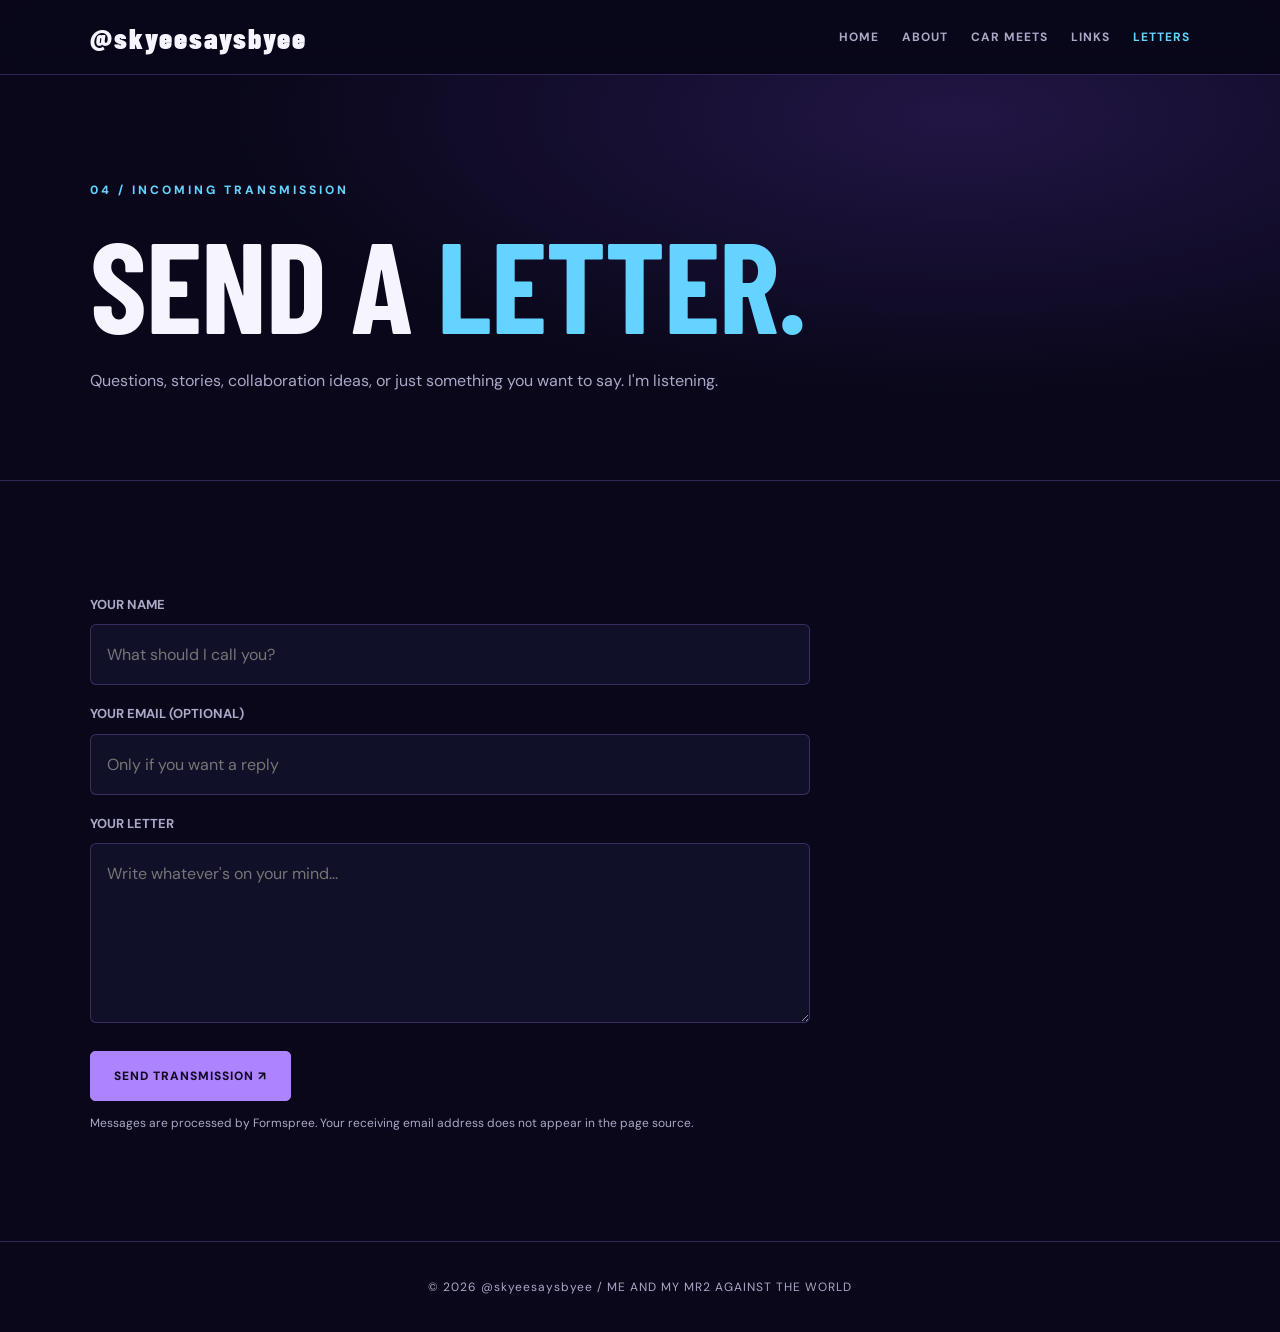
<file: letters.html>
<!DOCTYPE html>
<html lang="en">
<head>
  <meta charset="UTF-8">
  <meta name="viewport" content="width=device-width, initial-scale=1">
  <meta name="theme-color" content="#090719">
  <title>SKYEE | Send a Letter</title>
  <link rel="stylesheet" href="style.css">
</head>
<body>

<header>
  <div class="container nav">
    <a class="logo" href="index.html">
      @skyeesaysbyee</span>
    </a>

    <nav aria-label="Main navigation">
      <a href="index.html">HOME</a>
      <a href="about.html">ABOUT</a>
      <a href="meets.html">CAR MEETS</a>
      <a href="links.html">LINKS</a>
      <a href="letters.html" aria-current="page">LETTERS</a>
    </nav>
  </div>
</header>

<main>

  <section class="page-heading">
    <div class="container">

      <div class="eyebrow">
        04 / INCOMING TRANSMISSION
      </div>

      <h1>
        SEND A <span class="cyan">LETTER.</span>
      </h1>

      <p>
        Questions, stories, collaboration ideas,
        or just something you want to say.
        I'm listening.
      </p>

    </div>
  </section>

  <section class="section">
    <div class="container">

      <form
        class="contact-form"
        id="letterForm"
        action="https://formspree.io/f/mrpqqzob"
        method="POST">

        <label for="senderName">YOUR NAME</label>

        <input
          id="senderName"
          type="text"
          name="name"
          placeholder="What should I call you?"
          maxlength="100"
          required>

        <label for="senderEmail">
          YOUR EMAIL (OPTIONAL)
        </label>

        <input
          id="senderEmail"
          type="email"
          name="email"
          placeholder="Only if you want a reply">

        <label for="letter">YOUR LETTER</label>

        <textarea
          id="letter"
          name="message"
          maxlength="5000"
          placeholder="Write whatever's on your mind..."
          required></textarea>

        <button class="btn primary" type="submit">
          SEND TRANSMISSION ↗
        </button>

        <p class="notice" id="formNotice">
          Messages are processed by Formspree.
          Your receiving email address does not
          appear in the page source.
        </p>

      </form>

    </div>
  </section>

</main>

<footer>
  © <span data-year></span>
  @skyeesaysbyee / ME AND MY MR2 AGAINST THE WORLD
</footer>

<script src="script.js" defer></script>
</body>
</html>
</file>
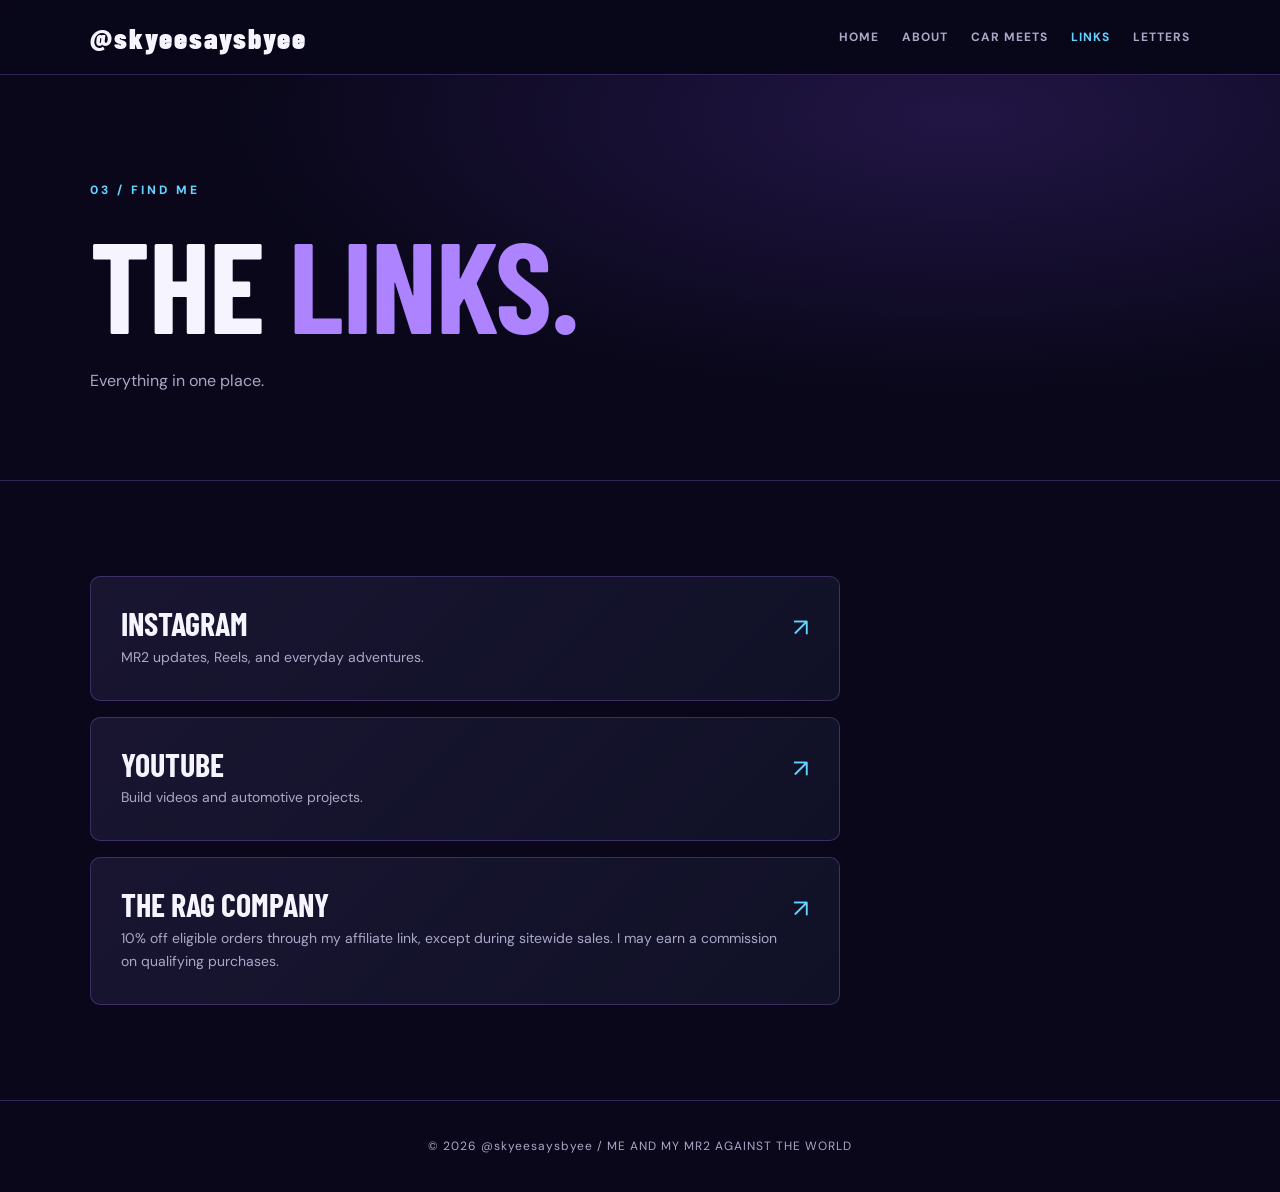
<file: links.html>
<!DOCTYPE html>
<html lang="en">
<head>
  <meta charset="UTF-8">
  <meta name="viewport" content="width=device-width, initial-scale=1">
  <meta name="theme-color" content="#090719">
  <title>SKYEE | Links</title>
  <link rel="stylesheet" href="style.css">
</head>
<body>

<header>
  <div class="container nav">
    <a class="logo" href="index.html">
      @skyeesaysbyee</span>
    </a>

    <nav aria-label="Main navigation">
      <a href="index.html">HOME</a>
      <a href="about.html">ABOUT</a>
      <a href="meets.html">CAR MEETS</a>
      <a href="links.html" aria-current="page">LINKS</a>
      <a href="letters.html">LETTERS</a>
    </nav>
  </div>
</header>

<main>

  <section class="page-heading">
    <div class="container">

      <div class="eyebrow">03 / FIND ME</div>

      <h1>
        THE <span class="accent">LINKS.</span>
      </h1>

      <p>Everything in one place.</p>

    </div>
  </section>

  <section class="section">
    <div class="container">

      <div class="link-grid">

        <!-- INSTAGRAM -->
        <a
          class="link-card"
          href="https://www.instagram.com/skyeesaysbyee/"
          target="_blank"
          rel="noopener noreferrer">

          <span class="arrow">↗</span>

          <h3>INSTAGRAM</h3>

          <p>
            MR2 updates, Reels, and everyday adventures.
          </p>
        </a>

        <!-- YOUTUBE -->
        <a
          class="link-card"
          href="https://www.youtube.com/@Skyeesaysbyee"
          target="_blank"
          rel="noopener noreferrer">

          <span class="arrow">↗</span>

          <h3>YOUTUBE</h3>

          <p>
            Build videos and automotive projects.
          </p>
        </a>

        <!-- THE RAG COMPANY -->
        <a
          class="link-card"
          href="https://theragcompany.com/?ref=LOGANBUCHOLZ&amp;utm_source=affiliate&amp;utm_medium=referral&amp;utm_campaign=goaffpro"
          target="_blank"
          rel="noopener noreferrer">

          <span class="arrow">↗</span>

          <h3>THE RAG COMPANY</h3>

          <p>
            10% off eligible orders through my affiliate link,
            except during sitewide sales.
            I may earn a commission on qualifying purchases.
          </p>
        </a>

      </div>

    </div>
  </section>

</main>

<footer>
  © <span data-year></span>
  @skyeesaysbyee / ME AND MY MR2 AGAINST THE WORLD
</footer>

<script src="script.js" defer></script>
</body>
</html>
</file>
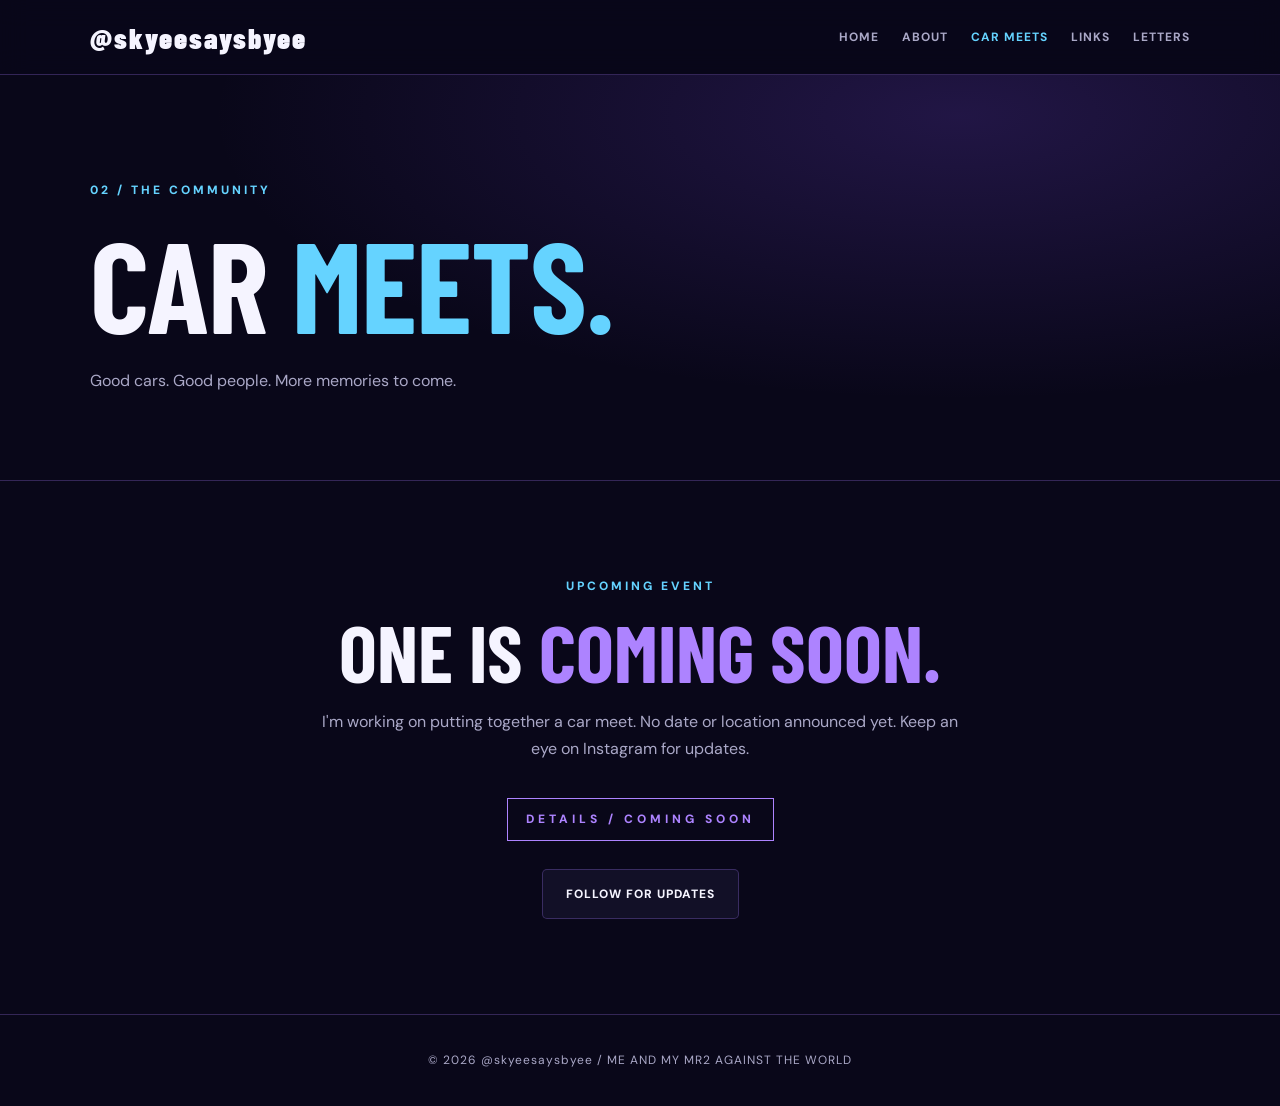
<file: meets.html>
<!DOCTYPE html>
<html lang="en">
<head>
  <meta charset="UTF-8">
  <meta name="viewport" content="width=device-width, initial-scale=1">
  <meta name="theme-color" content="#090719">
  <title>SKYEE | Car Meets</title>
  <link rel="stylesheet" href="style.css">
</head>
<body>

<header>
  <div class="container nav">
    <a class="logo" href="index.html">
      @skyeesaysbyee</span>
    </a>

    <nav aria-label="Main navigation">
      <a href="index.html">HOME</a>
      <a href="about.html">ABOUT</a>
      <a href="meets.html" aria-current="page">CAR MEETS</a>
      <a href="links.html">LINKS</a>
      <a href="letters.html">LETTERS</a>
    </nav>
  </div>
</header>

<main>

  <section class="page-heading">
    <div class="container">

      <div class="eyebrow">02 / THE COMMUNITY</div>

      <h1>
        CAR <span class="cyan">MEETS.</span>
      </h1>

      <p>
        Good cars. Good people.
        More memories to come.
      </p>

    </div>
  </section>

  <section class="section">
    <div class="container center">

      <div class="eyebrow">UPCOMING EVENT</div>

      <h2>
        ONE IS
        <span class="accent">COMING SOON.</span>
      </h2>

      <p class="muted">
        I'm working on putting together a car meet.
        No date or location announced yet.
        Keep an eye on Instagram for updates.
      </p>

      <div class="coming">
        DETAILS / COMING SOON
      </div>

      <div class="buttons centered-buttons">
        <a
          class="btn"
          href="https://www.instagram.com/skyeesaysbyee/"
          target="_blank"
          rel="noopener noreferrer">
          FOLLOW FOR UPDATES
        </a>
      </div>

    </div>
  </section>

</main>

<footer>
  © <span data-year></span>
  @skyeesaysbyee / ME AND MY MR2 AGAINST THE WORLD
</footer>

<script src="script.js" defer></script>
</body>
</html>
</file>
<file: style.css>
@import url('https://fonts.googleapis.com/css2?family=Barlow+Condensed:wght@400;600;700;800;900&family=DM+Sans:wght@400;500;600;700&display=swap');

/* =========================
   COLORS
========================= */

:root {
  --bg: #090719;
  --panel: #14122b;
  --purple: #ad83ff;
  --blue: #65d3ff;
  --white: #f5f4ff;
  --muted: #aaa8c7;
  --border: rgba(167,121,255,.27);
}

/* =========================
   GENERAL
========================= */

* {
  box-sizing: border-box;
}

html {
  scroll-behavior: smooth;
}

body {
  margin: 0;
  background: var(--bg);
  color: var(--white);
  font-family: 'DM Sans', sans-serif;
  line-height: 1.7;
}

a {
  color: inherit;
  text-decoration: none;
}

button,
input,
textarea {
  font: inherit;
}

.container {
  width: min(1100px, 90%);
  margin: auto;
}

/* =========================
   HEADER AND NAVIGATION
========================= */

header {
  position: sticky;
  top: 0;
  z-index: 30;
  background: rgba(9,7,25,.92);
  backdrop-filter: blur(14px);
  border-bottom: 1px solid var(--border);
}

.nav {
  min-height: 74px;
  display: flex;
  align-items: center;
  justify-content: space-between;
  gap: 20px;
}

.logo {
  font: 900 29px 'Barlow Condensed', sans-serif;
  letter-spacing: 2px;
  line-height: 1;
}

.logo span {
  color: var(--purple);
}

nav {
  display: flex;
  gap: 23px;
  flex-wrap: wrap;
}

nav a {
  font-size: 12px;
  letter-spacing: 1px;
  font-weight: 700;
  color: var(--muted);
}

nav a:hover,
nav a[aria-current="page"] {
  color: var(--blue);
}

/* =========================
   TYPOGRAPHY
========================= */

h1,
h2,
h3 {
  font-family: 'Barlow Condensed', sans-serif;
  text-transform: uppercase;
  line-height: 1.02;
}

h1 {
  font-size: clamp(64px, 10vw, 130px);
  margin: 18px 0;
  letter-spacing: -1px;
}

h2 {
  font-size: clamp(46px, 7vw, 80px);
  margin: 14px 0;
}

h3 {
  font-size: 32px;
  margin: 0 0 12px;
}

.accent {
  color: var(--purple);
}

.cyan {
  color: var(--blue);
}

.eyebrow {
  color: var(--blue);
  font-size: 12px;
  letter-spacing: 3px;
  font-weight: 800;
  text-transform: uppercase;
}

.muted {
  color: var(--muted);
}

/* =========================
   HOMEPAGE HERO
========================= */

.hero {
  position: relative;
  min-height: 710px;
  display: flex;
  align-items: center;

  background:
    linear-gradient(
      90deg,
      rgba(9,7,25,.98),
      rgba(9,7,25,.78) 48%,
      rgba(9,7,25,.32)
    ),
    linear-gradient(
      0deg,
      var(--bg),
      transparent 45%
    ),
    url('mr2-placeholder.svg') center / cover no-repeat;
}

.hero::after {
  content: '';
  position: absolute;
  inset: 0;
  pointer-events: none;

  background:
    radial-gradient(
      ellipse at 80% 45%,
      rgba(111,55,210,.18),
      transparent 60%
    );
}

.hero .container {
  position: relative;
  z-index: 1;
}

.hero p {
  max-width: 560px;
  color: #dedbf3;
}

.hero-detail {
  margin-top: 45px;
  color: #aaa8c7 !important;
}

/* =========================
   BUTTONS
========================= */

.buttons {
  display: flex;
  flex-wrap: wrap;
  gap: 12px;
  margin-top: 28px;
}

.centered-buttons {
  justify-content: center;
}

.btn {
  display: inline-flex;
  align-items: center;
  justify-content: center;
  padding: 14px 23px;
  border: 1px solid var(--border);
  border-radius: 5px;
  background: rgba(20,18,43,.85);
  font-weight: 800;
  font-size: 12px;
  letter-spacing: 1px;
  cursor: pointer;
  transition: .2s;
}

.btn:hover {
  transform: translateY(-3px);
  background: #282147;
}

.btn.primary {
  background: var(--purple);
  color: #120b20;
  border-color: var(--purple);
}

.btn.primary:hover {
  background: #c5aaff;
}

/* =========================
   SECTIONS AND PAGE HEADERS
========================= */

.section {
  padding: 95px 0;
  border-top: 1px solid var(--border);
}

.page-heading {
  padding: 105px 0 70px;

  background:
    radial-gradient(
      ellipse at 75% 10%,
      rgba(106,65,200,.25),
      transparent 55%
    );
}

.page-heading p {
  max-width: 650px;
  color: var(--muted);
}

.two-col {
  display: grid;
  grid-template-columns: 1fr 1fr;
  gap: 42px;
  align-items: center;
}

/* =========================
   PANELS AND CAR SPECS
========================= */

.panel,
.link-card {
  background: linear-gradient(
    135deg,
    #191531,
    #101127
  );

  border: 1px solid var(--border);
  border-radius: 10px;
  padding: 30px;
}

.panel p {
  color: var(--muted);
}

.specs {
  display: grid;
  grid-template-columns: 1fr 1fr;
  gap: 16px;
  margin-top: 24px;
}

.spec {
  border-top: 1px solid var(--border);
  padding-top: 12px;
}

.spec small {
  display: block;
  color: var(--muted);
}

.spec strong {
  color: var(--blue);
  font: 700 24px 'Barlow Condensed', sans-serif;
}

/* =========================
   CAR PHOTO PLACEHOLDER
========================= */

.photo {
  min-height: 380px;
  background:
    url('mr2-placeholder.svg')
    center / cover no-repeat;

  border: 1px solid var(--border);
  border-radius: 10px;
}

/* =========================
   LINKS PAGE
========================= */

.link-grid {
  display: grid;
  grid-template-columns: 1fr;
  gap: 16px;
  max-width: 750px;
}

.link-card {
  display: block;
  transition: .2s;
}

.link-card:hover {
  transform: translateY(-4px);
  border-color: var(--purple);
}

.link-card h3 {
  margin: 0 0 6px;
}

.link-card p {
  margin: 0;
  color: var(--muted);
  font-size: 14px;
}

.link-card .arrow {
  float: right;
  color: var(--blue);
  font-size: 25px;
}

/* =========================
   CAR MEET PAGE
========================= */

.coming {
  display: inline-block;
  border: 1px solid var(--purple);
  color: var(--purple);
  padding: 10px 18px;
  letter-spacing: 4px;
  font-size: 12px;
  font-weight: 800;
  margin-top: 20px;
}

.center {
  text-align: center;
}

.center p {
  margin-left: auto;
  margin-right: auto;
  max-width: 650px;
}

/* =========================
   LETTER FORM
========================= */

.contact-form {
  max-width: 720px;
}

.contact-form label {
  display: block;
  color: var(--muted);
  margin: 18px 0 8px;
  font-size: 13px;
  font-weight: 700;
}

.contact-form input,
.contact-form textarea {
  width: 100%;
  padding: 16px;
  background: #111029;
  border: 1px solid var(--border);
  border-radius: 6px;
  color: white;
  outline: none;
}

.contact-form input:focus,
.contact-form textarea:focus {
  border-color: var(--blue);
}

.contact-form textarea {
  min-height: 180px;
  resize: vertical;
}

.contact-form button {
  margin-top: 20px;
}

.notice {
  font-size: 12px;
  color: var(--muted);
}

/* =========================
   FOOTER
========================= */

footer {
  border-top: 1px solid var(--border);
  padding: 35px 0;
  text-align: center;
  color: var(--muted);
  font-size: 12px;
  letter-spacing: 1px;
}

/* =========================
   MOBILE
========================= */

@media (max-width: 760px) {

  .nav {
    padding: 16px 0;
    flex-direction: column;
  }

  nav {
    justify-content: center;
    gap: 14px;
  }

  .hero {
    min-height: 640px;
    background-position: 58% center;
  }

  .two-col {
    grid-template-columns: 1fr;
  }

  .section {
    padding: 65px 0;
  }

  .page-heading {
    padding: 70px 0 45px;
  }

  .photo {
    min-height: 270px;
  }

}
</file>
